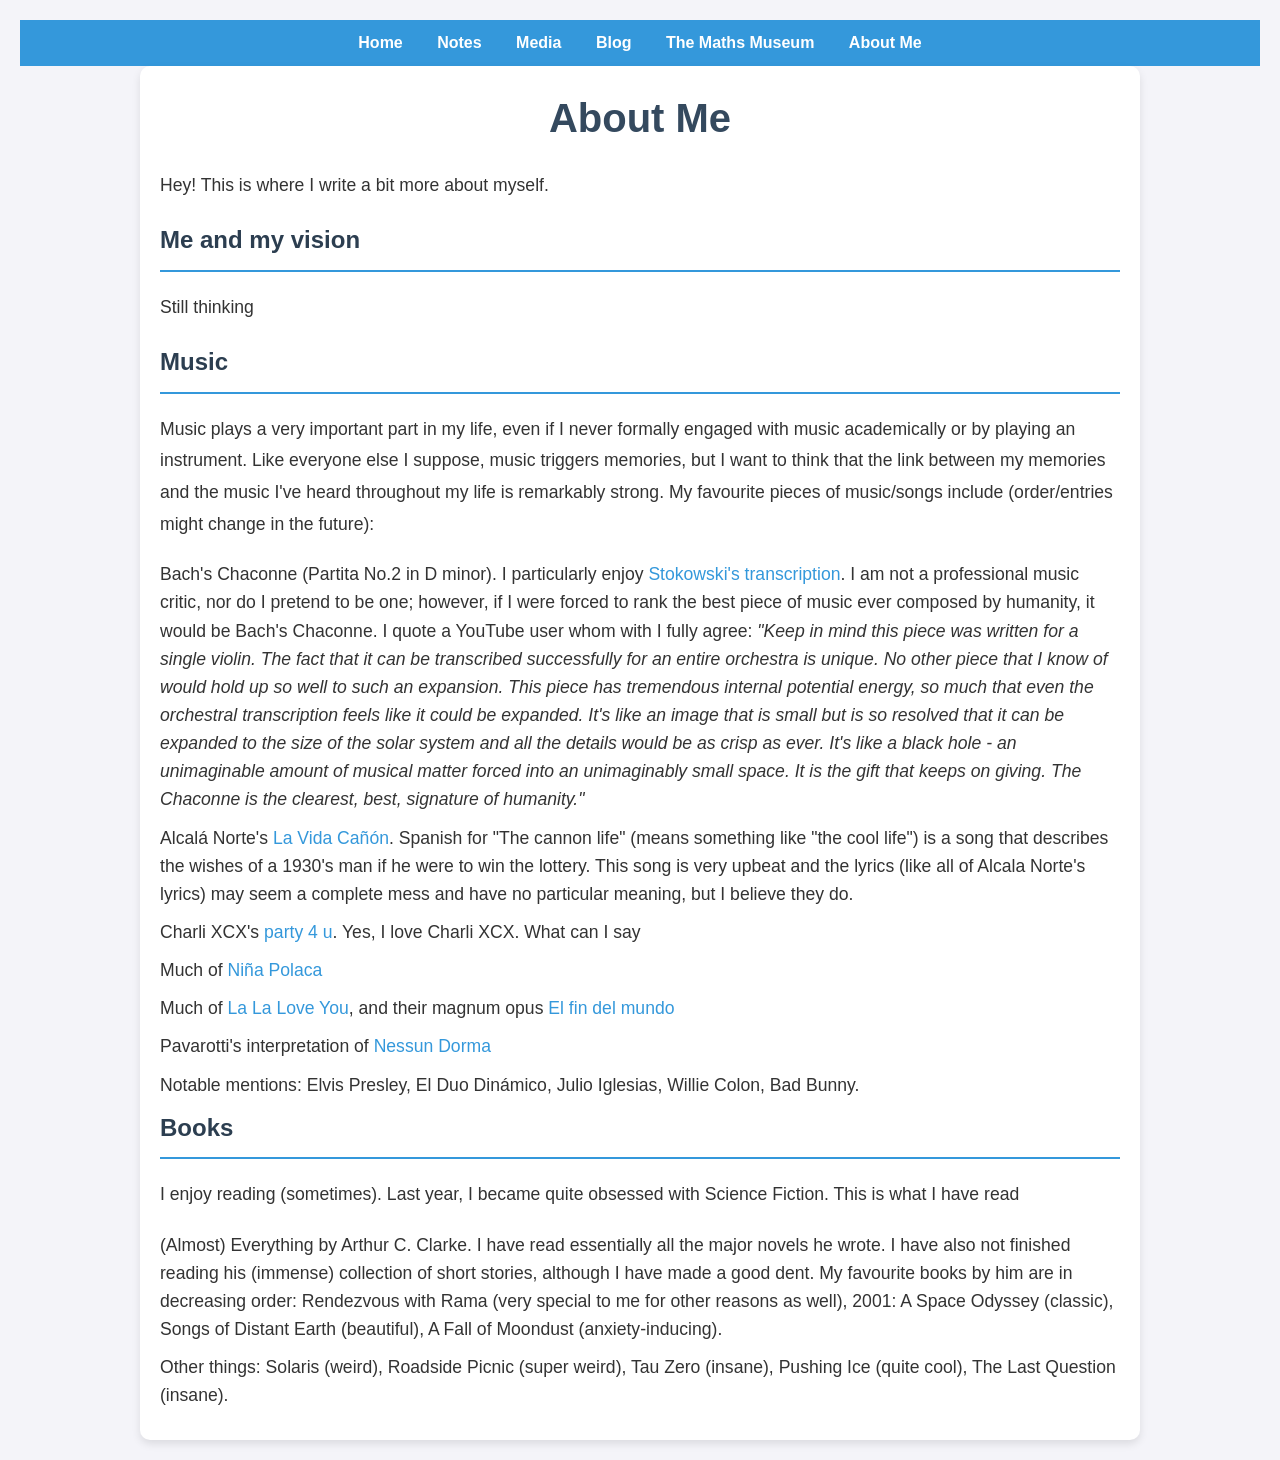
<file: about.html>
<!DOCTYPE html>
<html lang="en">
<head>
  <meta charset="UTF-8">
  <meta name="viewport" content="width=device-width, initial-scale=1.0">
  <meta http-equiv="X-UA-Compatible" content="ie=edge">
  <title>About Me - Jan Olucha Fuentes</title>
  <link rel="stylesheet" href="./style.css">
  <link rel="icon" href="./favicon.ico" type="image/x-icon">
</head>
<body>
  <nav>
    <a href="index.html">Home</a>
    <a href="notes.html">Notes</a>
    <a href="media.html">Media</a>
    <a href="blog.html">Blog</a>
    <a href="museum.html">The Maths Museum</a>
    <a href="about.html">About Me</a>
  </nav>

  <main>
    <center>
      <h1>About Me</h1>
    </center>

    <p>
     Hey! This is where I write a bit more about myself. 
    </p>

    <h2>Me and my vision</h2>
    <p>
      Still thinking
    </p>

    <h2>Music</h2>
    <p>
    Music plays a very important part in my life, even if I never formally engaged with music academically or by playing an instrument. Like everyone else I suppose, music triggers memories, but I want to think that the link between my memories and the music I've heard throughout my life is remarkably strong. My favourite pieces of music/songs include (order/entries might change in the future):
    </p>
    <ul>
      <li>Bach's Chaconne (Partita No.2 in D minor). I particularly enjoy <a href="https://youtu.be/-MTErYL3tXQ?si=Ixl5Wt8f7RdmDF_C">Stokowski's transcription</a>. I am not a professional music critic, nor do I pretend to be one; however, if I were forced to rank the best piece of music ever composed by humanity, it would be Bach's Chaconne. I quote a YouTube user whom with I fully agree: <i> "Keep in mind this piece was written for a single violin. The fact that it can be transcribed successfully for an entire orchestra is unique. No other piece that I know of would hold up so well to such an expansion. This piece has tremendous internal potential energy, so much that even the orchestral transcription feels like it could be expanded. It's like an image that is small but is so resolved that it can be expanded to the size of the solar system and all the details would be as crisp as ever. It's like a black hole - an unimaginable amount of musical matter forced into an unimaginably small space. It is the gift that keeps on giving. The Chaconne is the clearest, best, signature of humanity."</i> </li>
      <li> Alcalá Norte's <a href="https://www.youtube.com/watch?v=bEsR92p_zRM">La Vida Cañón</a>. Spanish for "The cannon life" (means something like "the cool life") is a song that describes the wishes of a 1930's man if he were to win the lottery. This song is very upbeat and the lyrics (like all of Alcala Norte's lyrics) may seem a complete mess and have no particular meaning, but I believe they do.</li>
       <li> Charli XCX's <a href="https://www.youtube.com/watch?v=fKrTCGGEiWY">party 4 u</a>. Yes, I love Charli XCX. What can I say </li>
      <li>Much of <a href="https://es.wikipedia.org/wiki/Ni%C3%B1a_Polaca">Niña Polaca</a></li>
      <li>Much of <a href="https://es.wikipedia.org/wiki/La_La_Love_You">La La Love You</a>, and their magnum opus <a href="https://www.youtube.com/watch?v=qrGc5ZUhHys">El fin del mundo</a></li>
      <li>Pavarotti's interpretation of <a href="https://www.youtube.com/watch?v=cWc7vYjgnTs">Nessun Dorma</a></li>
      <li>Notable mentions: Elvis Presley, El Duo Dinámico, Julio Iglesias, Willie Colon, Bad Bunny.</li>
    </ul>

    <h2>Books</h2>
    <p>
      I enjoy reading (sometimes). Last year, I became quite obsessed with Science Fiction. This is what I have read
      
    </p>
<ul>
      <li> (Almost) Everything by Arthur C. Clarke. I have read essentially all the major novels he wrote. I have also not finished reading his (immense) collection of short stories, although I have made a good dent. My favourite books by him are in decreasing order: Rendezvous with Rama (very special to me for other reasons as well), 2001: A Space Odyssey (classic), Songs of Distant Earth (beautiful), A Fall of Moondust (anxiety-inducing). </li>
       <li>Other things: Solaris (weird), Roadside Picnic (super weird), Tau Zero (insane), Pushing Ice (quite cool), The Last Question (insane). </li>
    </ul>
    
    
  </main>
</body>
</html>
</file>
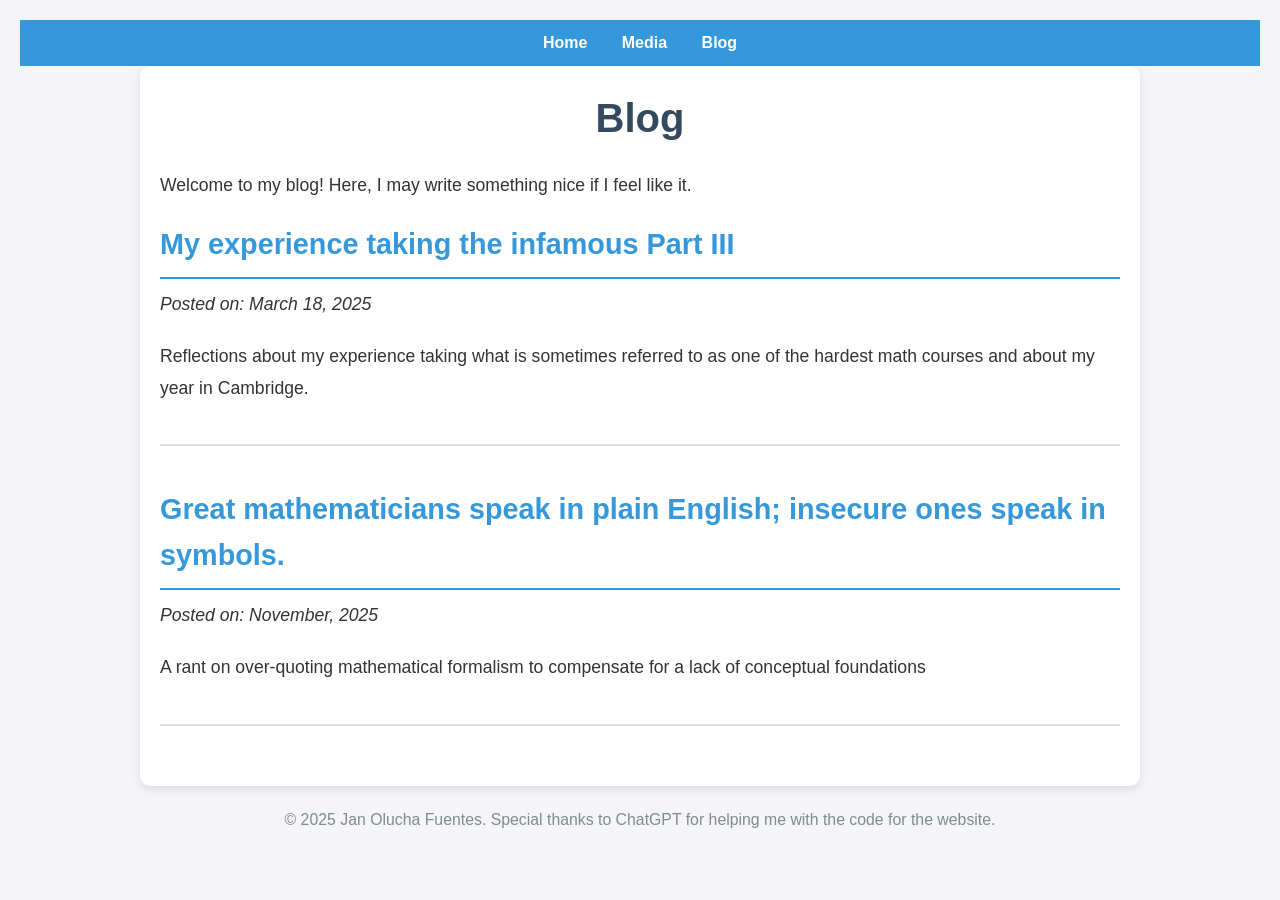
<file: blog.html>
<!DOCTYPE html>
<html lang="en">
<head>
    <meta charset="UTF-8">
    <meta name="viewport" content="width=device-width, initial-scale=1.0">
    <meta http-equiv="X-UA-Compatible" content="ie=edge">
    <title>Blog - Jan Olucha Fuentes</title>
    <style>
        * {
            margin: 0;
            padding: 0;
            box-sizing: border-box;
            font-family: 'Arial', sans-serif;
        }
        body {
            background-color: #f4f4f9;
            color: #333;
            line-height: 1.6;
            padding: 20px;
        }
        main {
            max-width: 1000px;
            margin: 0 auto;
            background: #fff;
            padding: 20px;
            border-radius: 10px;
            box-shadow: 0 4px 8px rgba(0, 0, 0, 0.1);
        }
        h1 {
            color: #34495e;
            text-align: center;
            margin-bottom: 20px;
            font-size: 2.5em;
        }
        h2 {
            color: #2c3e50;
            border-bottom: 2px solid #3498db;
            padding-bottom: 10px;
            margin-bottom: 20px;
        }
        p {
            font-size: 1.1em;
            margin-bottom: 20px;
            line-height: 1.8;
        }
        a {
            color: #3498db;
            text-decoration: none;
        }
        a:hover {
            text-decoration: underline;
        }
        nav {
            background: #3498db;
            color: white;
            padding: 10px;
            text-align: center;
        }
        nav a {
            color: white;
            margin: 0 15px;
            text-decoration: none;
            font-weight: bold;
        }
        nav a:hover {
            text-decoration: underline;
        }
        .blog-post {
            margin-bottom: 40px;
            padding-bottom: 20px;
            border-bottom: 2px solid #ddd;
        }
        .blog-post h2 {
            font-size: 1.8em;
            margin-bottom: 10px;
        }
        .blog-post p {
            font-size: 1.1em;
        }
        footer {
            margin-top: 20px;
            text-align: center;
            font-size: 0.9em;
            color: #7f8c8d;
        }
    </style>
</head>
<body>
    <nav>
        <a href="index.html">Home</a>
        <a href="media.html">Media</a>
        <a href="blog.html">Blog</a>
    </nav>
    <main>
        <h1>Blog</h1>
        <p>Welcome to my blog! Here, I may write something nice if I feel like it.</p>
        
       <div class="blog-post">
    <h2><a href="partIII.html">My experience taking the infamous Part III</a></h2>
    <p><i>Posted on: March 18, 2025</i></p>
    <p>Reflections about my experience taking what is sometimes referred to as one of the hardest math courses and about my year in Cambridge.</p>
</div>

        <div class="blog-post">
    <h2><a href="rant.html">Great mathematicians speak in plain English; insecure ones speak in symbols.</a></h2>
    <p><i>Posted on: November, 2025</i></p>
    <p>A rant on over-quoting mathematical formalism to compensate for a lack of conceptual foundations</p>
</div>
        
    </main>
    <footer>
        <p>&copy; 2025 Jan Olucha Fuentes. Special thanks to ChatGPT for helping me with the code for the website.</p>
    </footer>
</body>
</html>
</file>
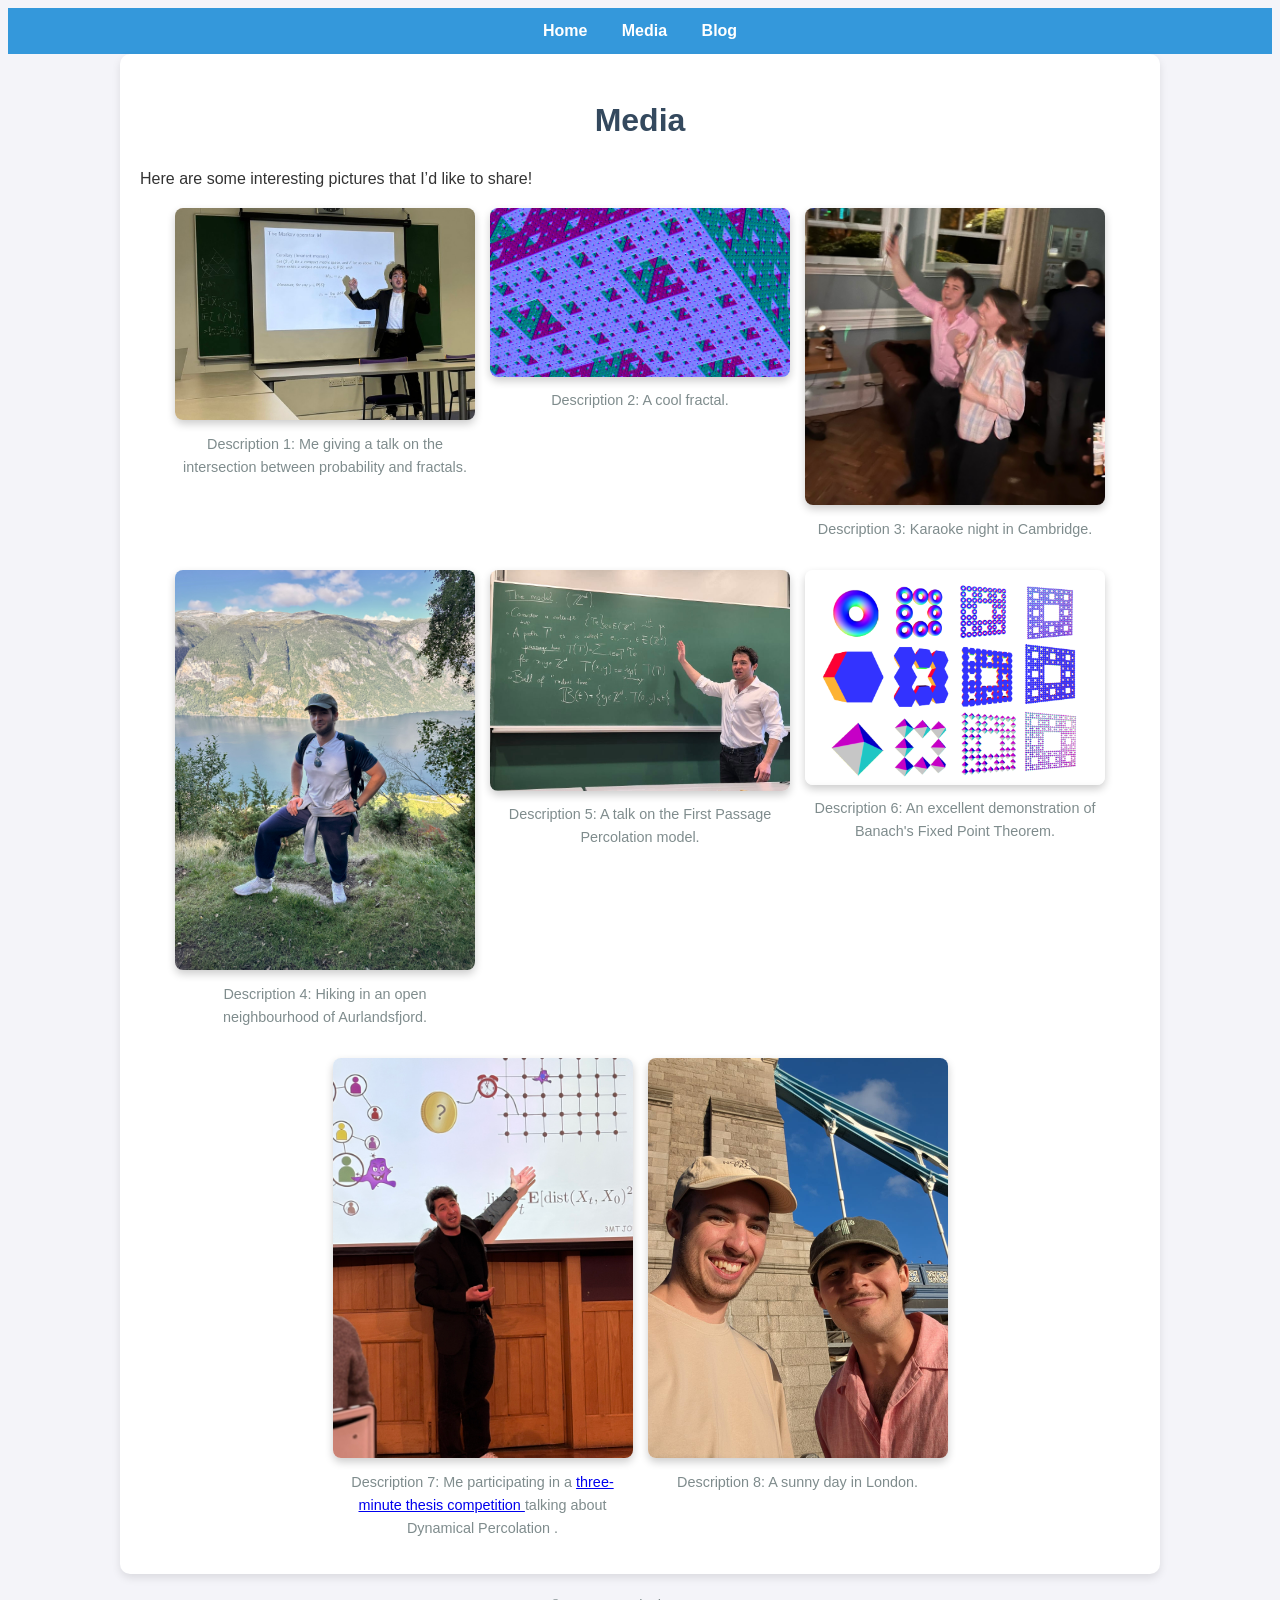
<file: media.html>
<!DOCTYPE html>
<html lang="en">
<head>
  <meta charset="UTF-8">
  <meta name="viewport" content="width=device-width, initial-scale=1.0">
  <meta http-equiv="X-UA-Compatible" content="ie=edge">
  <title>Media - Jan Olucha Fuentes</title>
  <link rel="icon" href="./favicon.ico" type="image/x-icon">
  <style>
    body {
      background-color: #f4f4f9;
      color: #333;
      line-height: 1.6;
      font-family: 'Arial', sans-serif;
    }

    main {
      max-width: 1000px;
      margin: 0 auto;
      background: #fff;
      padding: 20px;
      border-radius: 10px;
      box-shadow: 0 4px 8px rgba(0, 0, 0, 0.1);
    }

    h1 {
      text-align: center;
      color: #34495e;
      margin-bottom: 20px;
    }

    nav {
      background: #3498db;
      color: white;
      padding: 10px;
      text-align: center;
    }

    nav a {
      color: white;
      margin: 0 15px;
      text-decoration: none;
      font-weight: bold;
    }

    nav a:hover {
      text-decoration: underline;
    }

    .gallery {
      display: flex;
      flex-wrap: wrap;
      gap: 15px;
      justify-content: center;
    }

    .gallery-item {
      text-align: center;
      max-width: 300px;
    }

    .gallery img {
      width: 100%;
      height: auto;
      object-fit: cover;
      border-radius: 8px;
      box-shadow: 0 4px 8px rgba(0, 0, 0, 0.2);
    }

    .gallery img:hover {
      transform: scale(1.05);
      transition: 0.3s ease-in-out;
    }

    .footnote {
      font-size: 0.9em;
      color: #7f8c8d;
      margin-top: 5px;
    }

    footer {
      margin-top: 20px;
      text-align: center;
      font-size: 0.9em;
      color: #7f8c8d;
    }
  </style>
</head>
<body>
  <!-- Navigation Bar -->
  <nav>
    <a href="index.html">Home</a>
    <a href="media.html">Media</a>
    <a href="blog.html">Blog</a>
  </nav>

  <!-- Main Content -->
  <main>
    <h1>Media</h1>
    <p>Here are some interesting pictures that I’d like to share!</p>
    <div class="gallery">
      <div class="gallery-item">
        <img src="media/image1.jpg" alt="Description 1">
        <p class="footnote">Description 1: Me giving a talk on the intersection between probability and fractals.</p>
      </div>
      <div class="gallery-item">
        <img src="media/image2.PNG" alt="Description 2">
        <p class="footnote">Description 2: A cool fractal.</p>
      </div>
      <div class="gallery-item">
        <img src="media/karaoke.jpg" alt="Description 3">
        <p class="footnote">Description 3: Karaoke night in Cambridge.</p>
      </div>
      
      <div class="gallery-item">
        <img src="media/norway.jpg" alt="Description 3">
        <p class="footnote">Description 4: Hiking in an open neighbourhood of Aurlandsfjord.</p>
      </div>
      <div class="gallery-item">
        <img src="media/fpptalk.jpg" alt="Description 3">
        <p class="footnote">Description 5: A talk on the First Passage Percolation model.</p>
      </div>
      <div class="gallery-item">
        <img src="media/image4.png" alt="Description 4">
        <p class="footnote">Description 6: An excellent demonstration of Banach's Fixed Point Theorem.</p>
      </div>
      
      <div class="gallery-item">
        <img src="media/3mt.JPG" alt="Description 5">
        <p class="footnote">Description 7: Me participating in a <a href="https://www.hughes.cam.ac.uk/about/news/success-for-the-three-minute-thesis/"> three-minute thesis competition </a> talking about Dynamical Percolation .</p>
      </div>
      <div class="gallery-item">
        <img src="media/image5.JPG" alt="Description 6">
        <p class="footnote">Description 8: A sunny day in London.</p>
      </div>
    </div>
  </main>

  <footer>
    <p>&copy; 2024 Jan Olucha Fuentes</p>
  </footer>
</body>
</html>
</file>
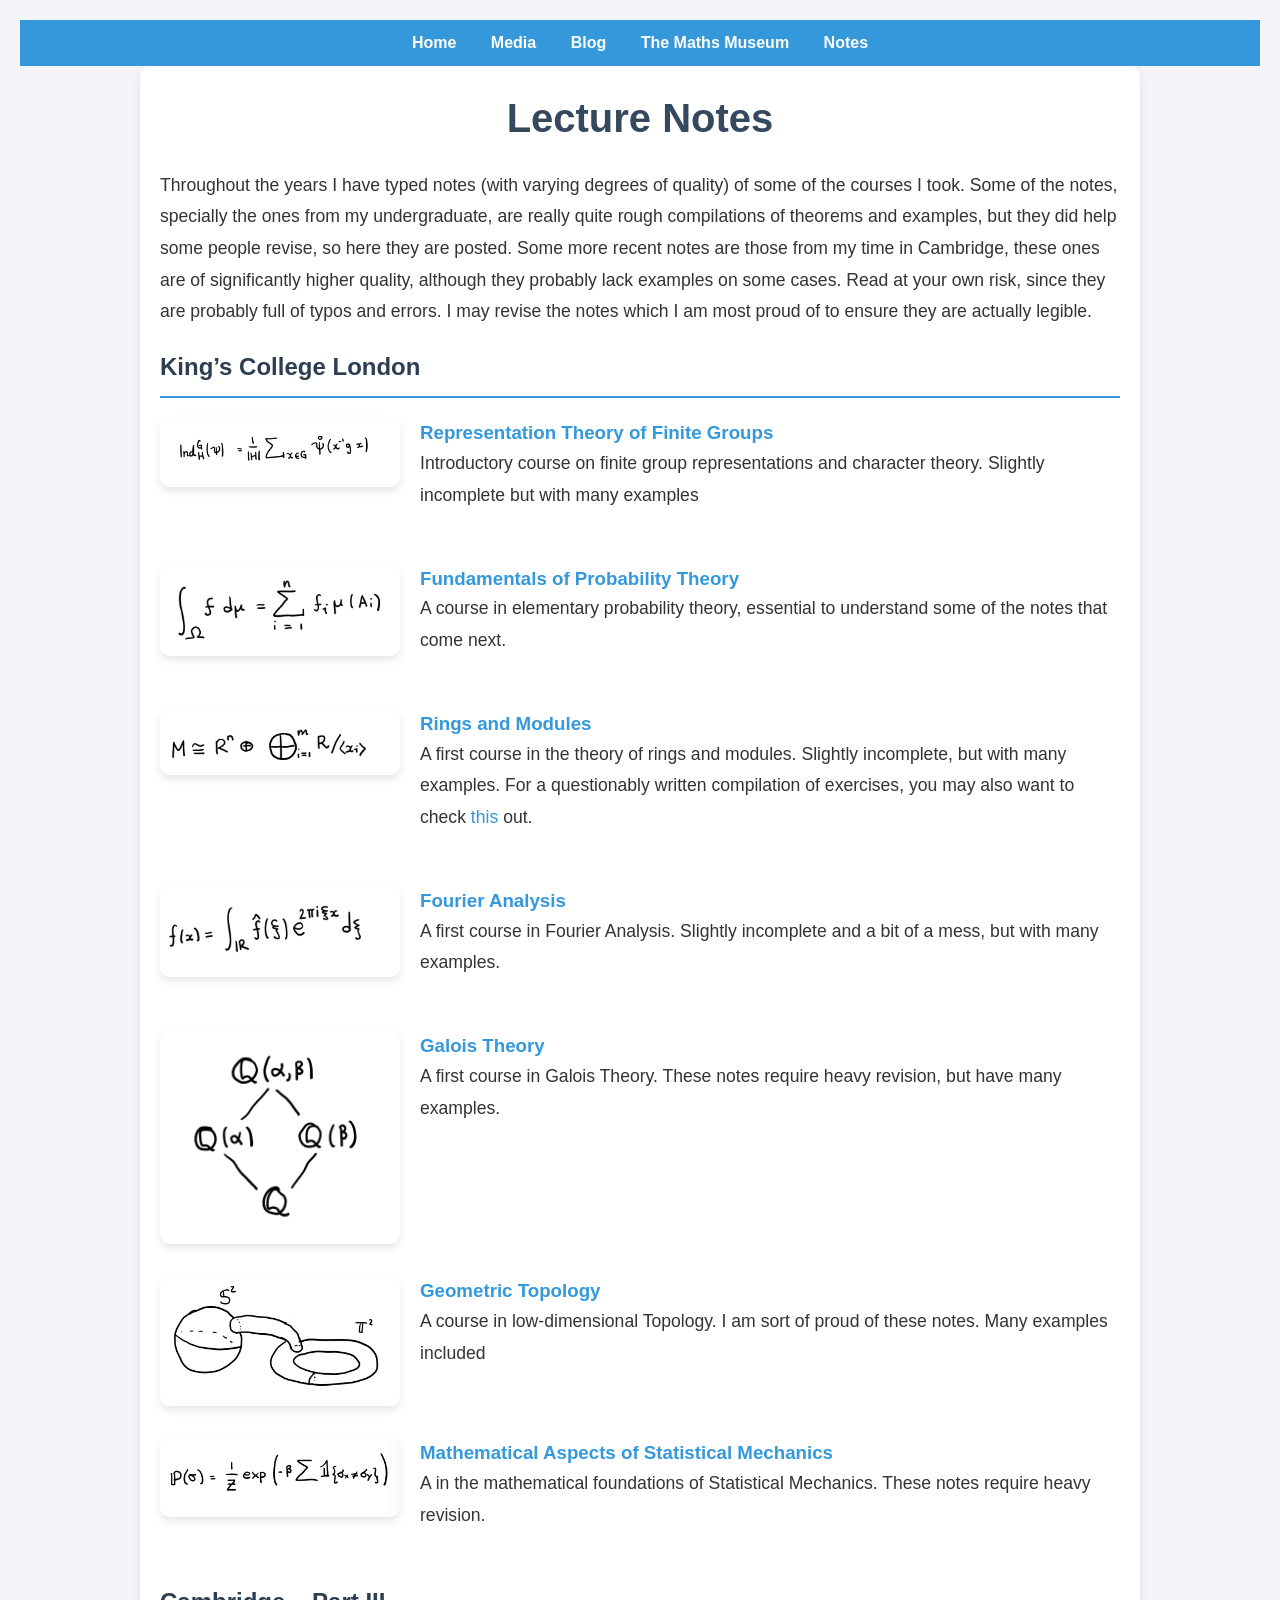
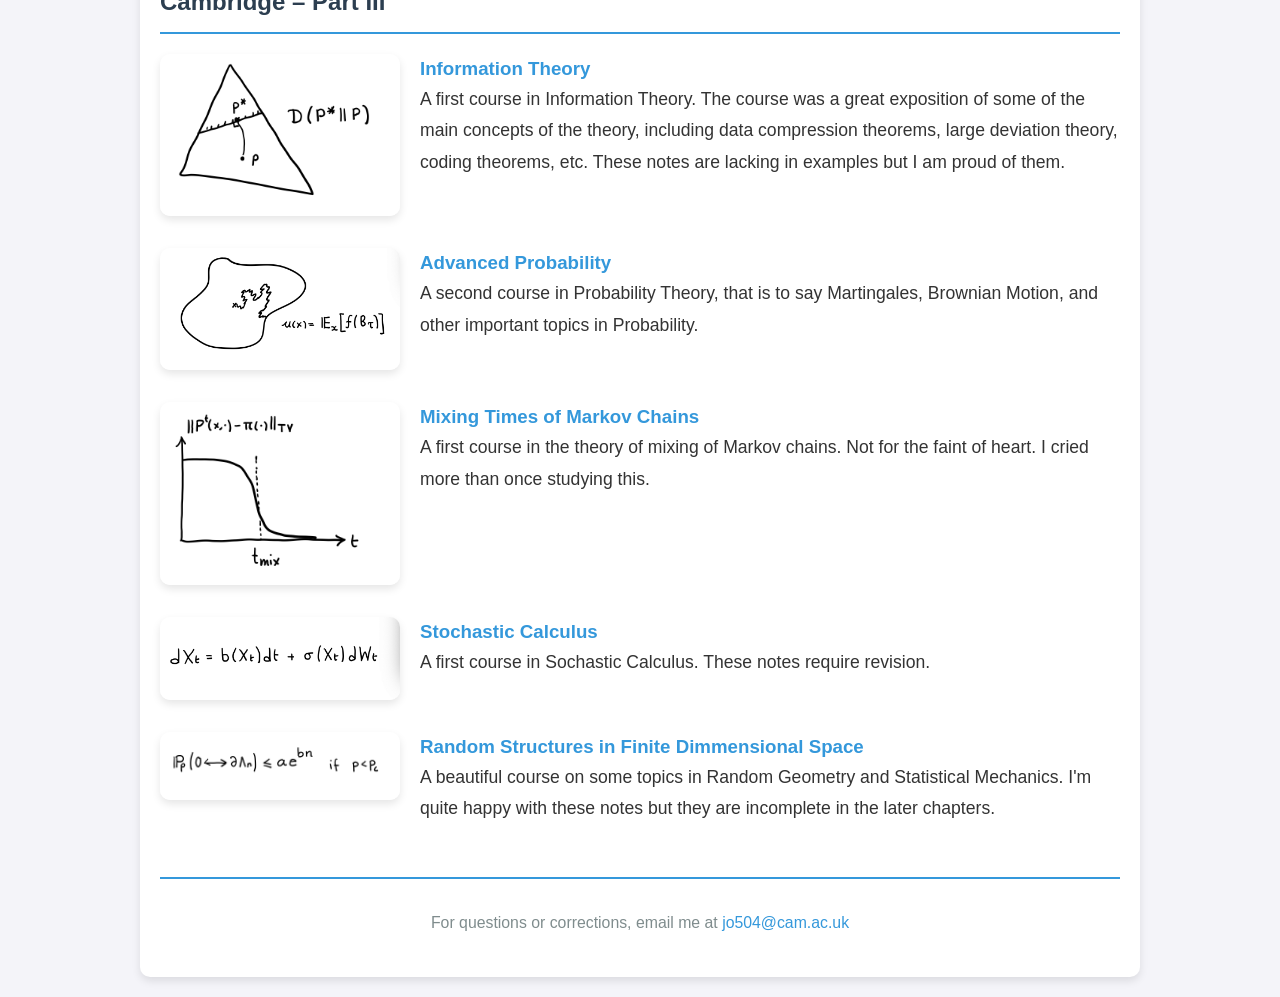
<file: notes.html>
<!DOCTYPE html>
<html lang="en">
  <head>
    <meta charset="UTF-8" />
    <meta name="viewport" content="width=device-width, initial-scale=1.0" />
    <title>Lecture Notes – Jan Olucha Fuentes</title>
    <link rel="stylesheet" href="style.css" />
    <link rel="icon" href="./favicon.ico" type="image/x-icon" />
  </head>
  <body>
    <nav>
      <a href="index.html">Home</a>
      <a href="media.html">Media</a>
      <a href="blog.html">Blog</a>
      <a href="museum.html">The Maths Museum</a>
      <a href="notes.html"><b>Notes</b></a>
    </nav>

    <main>
      <h1>Lecture Notes</h1>

      <p>Throughout the years I have typed notes (with varying degrees of quality) of some of the courses I took. Some of the notes, specially the ones from my undergraduate, are really quite rough compilations of theorems and examples, but they did help some people revise, so here they are posted. Some more recent notes are those from my time in Cambridge, these ones are of significantly higher quality, although they probably lack examples on some cases. Read at your own risk, since they are probably full of typos and errors. I may revise the notes which I am most proud of to ensure they are actually legible.</p>

      <h2>King’s College London</h2>

      <div class="note-entry">
        <img src="pictures/rep_theory.png" alt="Representation Theory" class="lecture-notes-image" />
        <div>
          <h3><a href="https://drive.google.com/file/d/10vIvGAgkFL_Y3gTULA6-FFAgNrDYgKDP/view?usp=sharing">Representation Theory of Finite Groups</a></h3>
          <p>Introductory course on finite group representations and character theory. Slightly incomplete but with many examples</p>
        </div>
      </div>

      <div class="note-entry">
        <img src="pictures/probability.png" alt="Probability" class="lecture-notes-image" />
        <div>
          <h3><a href="pdfs/probt.pdf" target="_blank">Fundamentals of Probability Theory</a></h3>
          <p>A course in elementary probability theory, essential to understand some of the notes that come next.</p>
        </div>
      </div>
      
      <div class="note-entry">
        <img src="pictures/rm.png" alt="Rings and Modules" class="lecture-notes-image" />
        <div>
          <h3><a href="https://drive.google.com/file/d/1Cl8bc9oqB5HXcblnuVAEXwIHJQ2Lx3WG/view?usp=sharing">Rings and Modules</a></h3>
          <p>A first course in the theory of rings and modules. Slightly incomplete, but with many examples. For a questionably written compilation of exercises, you may also want to check <a href="https://drive.google.com/file/d/1mrkWnKgOJhik9bZ-adu7KT_SYDWWIV75/view?usp=sharing">this</a> out.</p>
        </div>
      </div>

       <div class="note-entry">
        <img src="pictures/fourier.png" alt="Fourier Analysis" class="lecture-notes-image" />
        <div>
          <h3><a href="https://drive.google.com/file/d/13p3NMPe2dcIiiTxzV3Ejef4HXoHshRoO/view?usp=sharing">Fourier Analysis</a></h3>
          <p>A first course in Fourier Analysis. Slightly incomplete and a bit of a mess, but with many examples.</p>
        </div>
      </div>

      <div class="note-entry">
        <img src="pictures/galois.png" alt="Galois Theory" class="lecture-notes-image" />
        <div>
          <h3> <a href="https://drive.google.com/file/d/1Ze7hwGqbJjWE-HimUiGnmZVww66NAoL7/view?usp=sharing">Galois Theory</a></h3>
          <p>A first course in Galois Theory. These notes require heavy revision, but have many examples.</p>
        </div>
      </div>

      <div class="note-entry">
        <img src="pictures/top.png" alt="Geo Top" class="lecture-notes-image" />
        <div>
          <h3> <a href="https://drive.google.com/file/d/1iyh2S7uklKKG7ui5JVW17dvce3EsobQM/view?usp=sharing">Geometric Topology</a></h3>
          <p>A course in low-dimensional Topology. I am sort of proud of these notes. Many examples included</p>
        </div>
      </div>
     
     
    <div class="note-entry">
        <img src="pictures/statmech.png" alt="Stat Mech" class="lecture-notes-image" />
        <div>
          <h3> <a href="https://drive.google.com/file/d/1Ha8ImBPsJgpC_MOAnL9N6yx4ig-0zyRb/view?usp=sharing">Mathematical Aspects of Statistical Mechanics</a></h3>
          <p>A in the mathematical foundations of Statistical Mechanics. These notes require heavy revision.</p>
        </div>
      </div>
      <!-- Add more entries like this following the pattern above -->

      <h2>Cambridge – Part III</h2>

      <div class="note-entry">
        <img src="pictures/info.png" alt="Information Theory" class="lecture-notes-image" />
        <div>
          <h3><a href="pdfs/Part_III_Information_Theory_final.pdf" target="_blank">Information Theory</a></h3>
          <p>A first course in Information Theory. The course was a great exposition of some of the main concepts of the theory, including data compression theorems, large deviation theory, coding theorems, etc. These notes are lacking in examples but I am proud of them.</p>
        </div>
      </div>

      <div class="note-entry">
        <img src="pictures/ap.png" alt="Advanced Probability" class="lecture-notes-image" />
        <div>
          <h3><a href="pdfs/Probability_Theory___Part_III_draft.pdf" target="_blank">Advanced Probability</a></h3>
          <p>A second course in Probability Theory, that is to say Martingales, Brownian Motion, and other important topics in Probability.</p>
        </div>
      </div>
      
  <div class="note-entry">
        <img src="pictures/mcmt.png" alt="MCMT" class="lecture-notes-image" />
        <div>
          <h3><a href="pdfs/Mixing_Times_of_Markov_Chains_draft.pdf" target="_blank">Mixing Times of Markov Chains</a></h3>
          <p>A first course in the theory of mixing of Markov chains. Not for the faint of heart. I cried more than once studying this.</p>
        </div>
      </div>
      
            <div class="note-entry">
        <img src="pictures/stocal.png" alt="Stocal" class="lecture-notes-image" />
        <div>
          <h3><a href="pdfs/Part_III_Stochastic_Calculus_draft.pdf" target="_blank">Stochastic Calculus</a></h3>
          <p>A first course in Sochastic Calculus. These notes require revision.</p>
        </div>
      </div>
      
       <div class="note-entry">
        <img src="pictures/randomstruc.png" alt="Random Structures" class="lecture-notes-image" />
        <div>
          <h3><a href="pdfs/Part_III_Random_Structures_draft.pdf" target="_blank">Random Structures in Finite Dimmensional Space</a></h3>
          <p>A beautiful course on some topics in Random Geometry and Statistical Mechanics. I'm quite happy with these notes but they are incomplete in the later chapters.</p>
        </div>
      </div>
      <!-- Add more entries here too -->

      <footer>
        <hr />
        <p>For questions or corrections, email me at <a href="mailto:jo504@cam.ac.uk">jo504@cam.ac.uk</a></p>
      </footer>
    </main>
  </body>
</html>
</file>
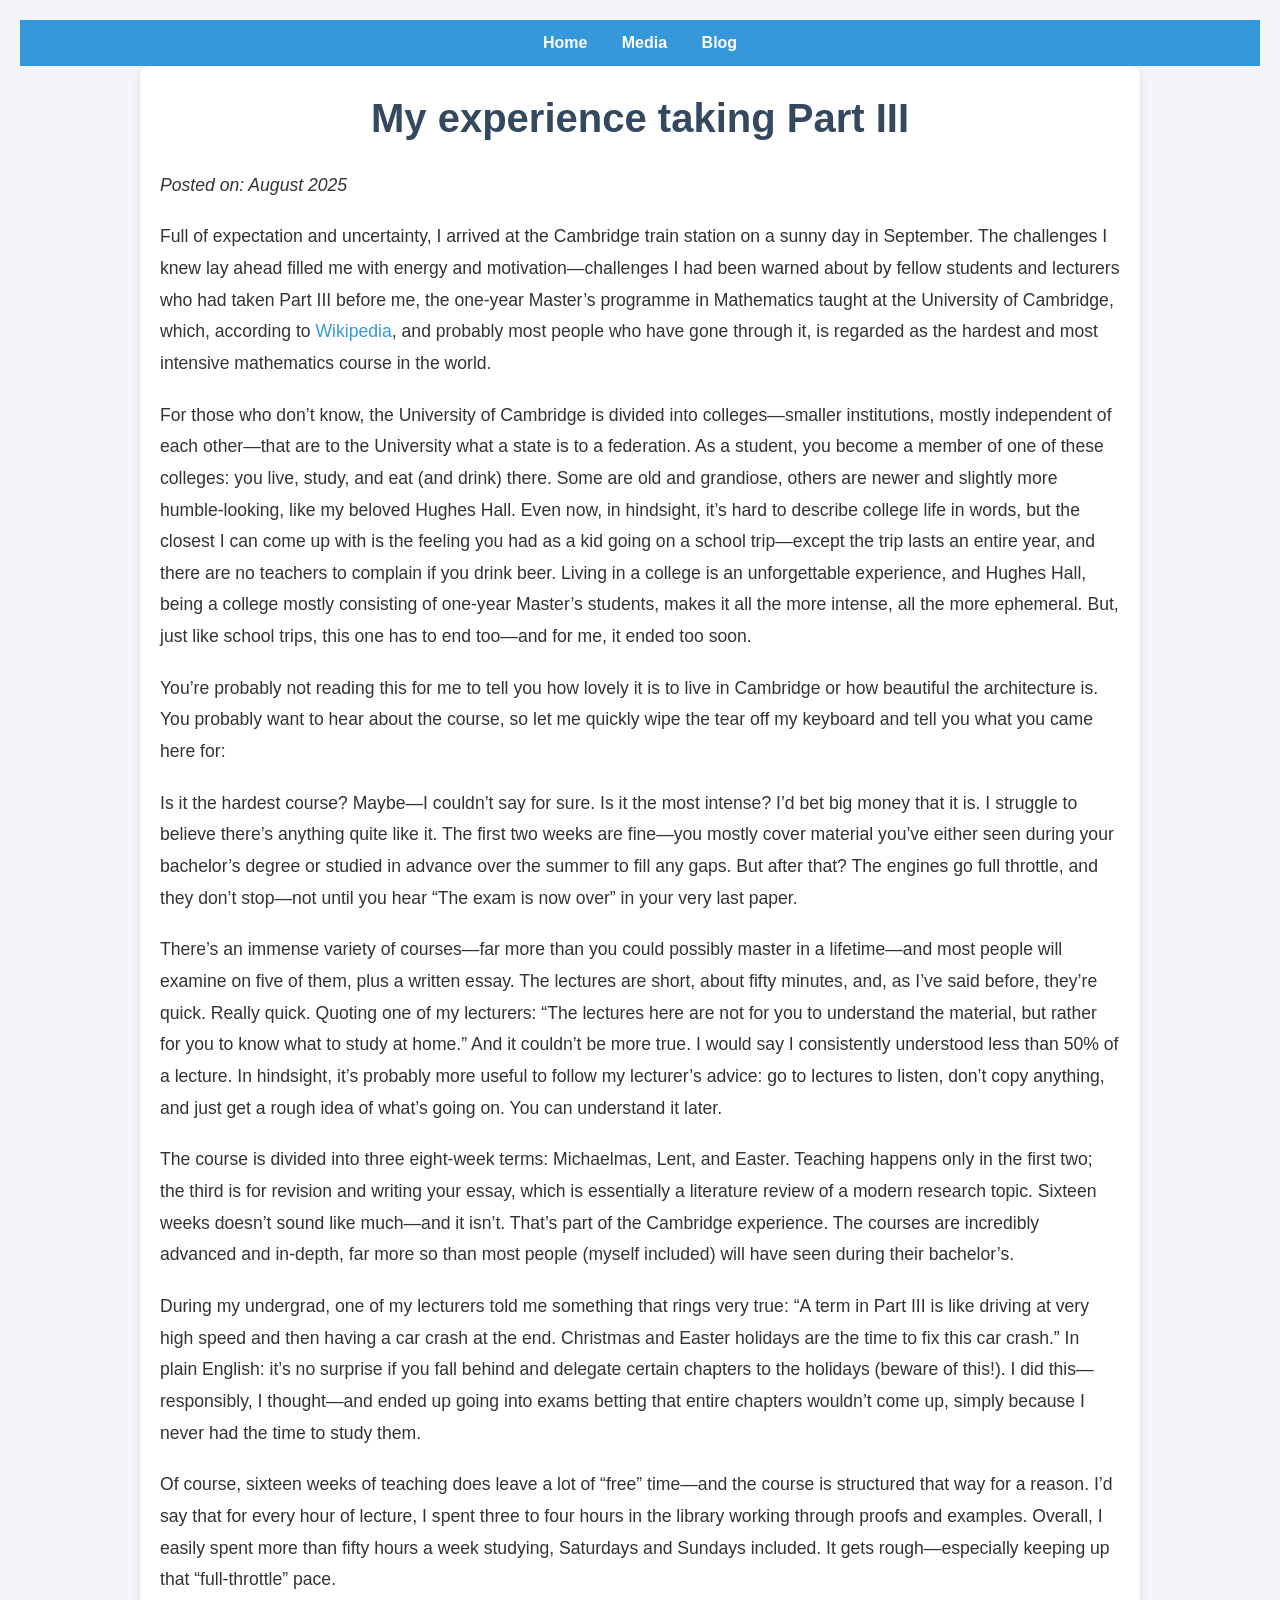
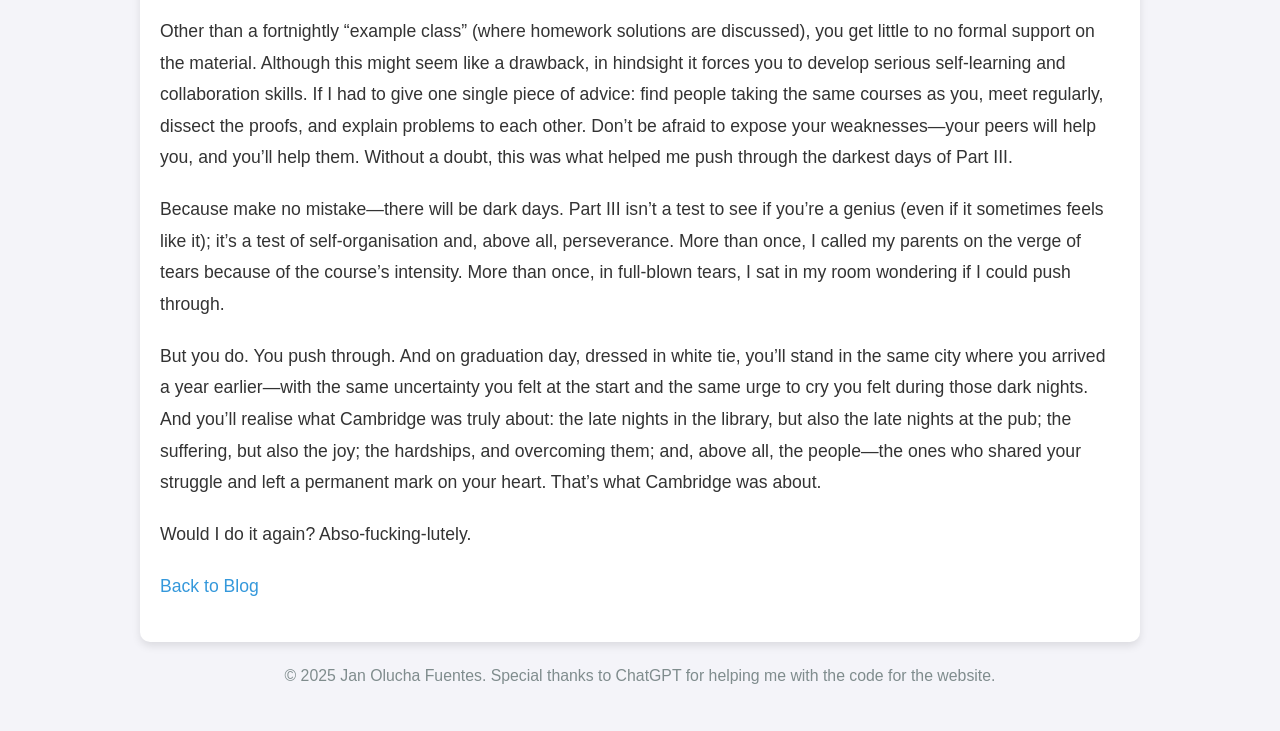
<file: partIII.html>
<!DOCTYPE html>
<html lang="en">
<head>
    <meta charset="UTF-8">
    <meta name="viewport" content="width=device-width, initial-scale=1.0">
    <title>My experience taking Part III - Blog</title>
    <style>
        * {
            margin: 0;
            padding: 0;
            box-sizing: border-box;
            font-family: 'Arial', sans-serif;
        }
        body {
            background-color: #f4f4f9;
            color: #333;
            line-height: 1.6;
            padding: 20px;
        }
        main {
            max-width: 1000px;
            margin: 0 auto;
            background: #fff;
            padding: 20px;
            border-radius: 10px;
            box-shadow: 0 4px 8px rgba(0, 0, 0, 0.1);
        }
        h1 {
            color: #34495e;
            text-align: center;
            margin-bottom: 20px;
            font-size: 2.5em;
        }
        p {
            font-size: 1.1em;
            margin-bottom: 20px;
            line-height: 1.8;
        }
        a {
            color: #3498db;
            text-decoration: none;
        }
        a:hover {
            text-decoration: underline;
        }
        nav {
            background: #3498db;
            color: white;
            padding: 10px;
            text-align: center;
        }
        nav a {
            color: white;
            margin: 0 15px;
            text-decoration: none;
            font-weight: bold;
        }
        nav a:hover {
            text-decoration: underline;
        }
        footer {
            margin-top: 20px;
            text-align: center;
            font-size: 0.9em;
            color: #7f8c8d;
        }
    </style>
</head>
<body>
    <nav>
        <a href="index.html">Home</a>
        <a href="media.html">Media</a>
        <a href="blog.html">Blog</a>
    </nav>
    <main>
        <h1>My experience taking Part III</h1>
        <p><i>Posted on: August 2025</i></p>
        <p>
          Full of expectation and uncertainty, I arrived at the Cambridge train station on a sunny day in September. The challenges I knew lay ahead filled me with energy and motivation—challenges I had been warned about by fellow students and lecturers who had taken Part III before me, the one-year Master’s programme in Mathematics taught at the University of Cambridge, which, according to <a href="https://en.wikipedia.org/wiki/Part_III_of_the_Mathematical_Tripos">Wikipedia</a>, and probably most people who have gone through it, is regarded as the hardest and most intensive mathematics course in the world.
        </p>
        <p>
            For those who don’t know, the University of Cambridge is divided into colleges—smaller institutions, mostly independent of each other—that are to the University what a state is to a federation. As a student, you become a member of one of these colleges: you live, study, and eat (and drink) there. Some are old and grandiose, others are newer and slightly more humble-looking, like my beloved Hughes Hall. Even now, in hindsight, it’s hard to describe college life in words, but the closest I can come up with is the feeling you had as a kid going on a school trip—except the trip lasts an entire year, and there are no teachers to complain if you drink beer. Living in a college is an unforgettable experience, and Hughes Hall, being a college mostly consisting of one-year Master’s students, makes it all the more intense, all the more ephemeral. But, just like school trips, this one has to end too—and for me, it ended too soon.
        </p>
        <p>
            You’re probably not reading this for me to tell you how lovely it is to live in Cambridge or how beautiful the architecture is. You probably want to hear about the course, so let me quickly wipe the tear off my keyboard and tell you what you came here for:
        </p>
        <p>
        Is it the hardest course? Maybe—I couldn’t say for sure. Is it the most intense? I’d bet big money that it is. I struggle to believe there’s anything quite like it. The first two weeks are fine—you mostly cover material you’ve either seen during your bachelor’s degree or studied in advance over the summer to fill any gaps. But after that? The engines go full throttle, and they don’t stop—not until you hear “The exam is now over” in your very last paper.    
        </p>
<p>
    There’s an immense variety of courses—far more than you could possibly master in a lifetime—and most people will examine on five of them, plus a written essay. The lectures are short, about fifty minutes, and, as I’ve said before, they’re quick. Really quick. Quoting one of my lecturers: “The lectures here are not for you to understand the material, but rather for you to know what to study at home.” And it couldn’t be more true. I would say I consistently understood less than 50% of a lecture. In hindsight, it’s probably more useful to follow my lecturer’s advice: go to lectures to listen, don’t copy anything, and just get a rough idea of what’s going on. You can understand it later.
</p>
        <p>
            The course is divided into three eight-week terms: Michaelmas, Lent, and Easter. Teaching happens only in the first two; the third is for revision and writing your essay, which is essentially a literature review of a modern research topic. Sixteen weeks doesn’t sound like much—and it isn’t. That’s part of the Cambridge experience. The courses are incredibly advanced and in-depth, far more so than most people (myself included) will have seen during their bachelor’s.
        </p>

        <p>
        During my undergrad, one of my lecturers told me something that rings very true: “A term in Part III is like driving at very high speed and then having a car crash at the end. Christmas and Easter holidays are the time to fix this car crash.” In plain English: it’s no surprise if you fall behind and delegate certain chapters to the holidays (beware of this!). I did this—responsibly, I thought—and ended up going into exams betting that entire chapters wouldn’t come up, simply because I never had the time to study them.
        </p>
        <p>
        Of course, sixteen weeks of teaching does leave a lot of “free” time—and the course is structured that way for a reason. I’d say that for every hour of lecture, I spent three to four hours in the library working through proofs and examples. Overall, I easily spent more than fifty hours a week studying, Saturdays and Sundays included. It gets rough—especially keeping up that “full-throttle” pace.
        </p>
    <p>
        Other than a fortnightly “example class” (where homework solutions are discussed), you get little to no formal support on the material. Although this might seem like a drawback, in hindsight it forces you to develop serious self-learning and collaboration skills. If I had to give one single piece of advice: find people taking the same courses as you, meet regularly, dissect the proofs, and explain problems to each other. Don’t be afraid to expose your weaknesses—your peers will help you, and you’ll help them. Without a doubt, this was what helped me push through the darkest days of Part III.
    </p>
    <p>
    Because make no mistake—there will be dark days. Part III isn’t a test to see if you’re a genius (even if it sometimes feels like it); it’s a test of self-organisation and, above all, perseverance. More than once, I called my parents on the verge of tears because of the course’s intensity. More than once, in full-blown tears, I sat in my room wondering if I could push through.
    </p>
    <p>
    But you do. You push through. And on graduation day, dressed in white tie, you’ll stand in the same city where you arrived a year earlier—with the same uncertainty you felt at the start and the same urge to cry you felt during those dark nights. And you’ll realise what Cambridge was truly about: the late nights in the library, but also the late nights at the pub; the suffering, but also the joy; the hardships, and overcoming them; and, above all, the people—the ones who shared your struggle and left a permanent mark on your heart. That’s what Cambridge was about.
    </p>
    <p>
        Would I do it again? Abso-fucking-lutely.
    </p>
        
        <p>
            <a href="blog.html">Back to Blog</a>
        </p>
    </main>
    <footer>
        <p>&copy; 2025 Jan Olucha Fuentes. Special thanks to ChatGPT for helping me with the code for the website.</p>
    </footer>
</body>
</html>
</file>
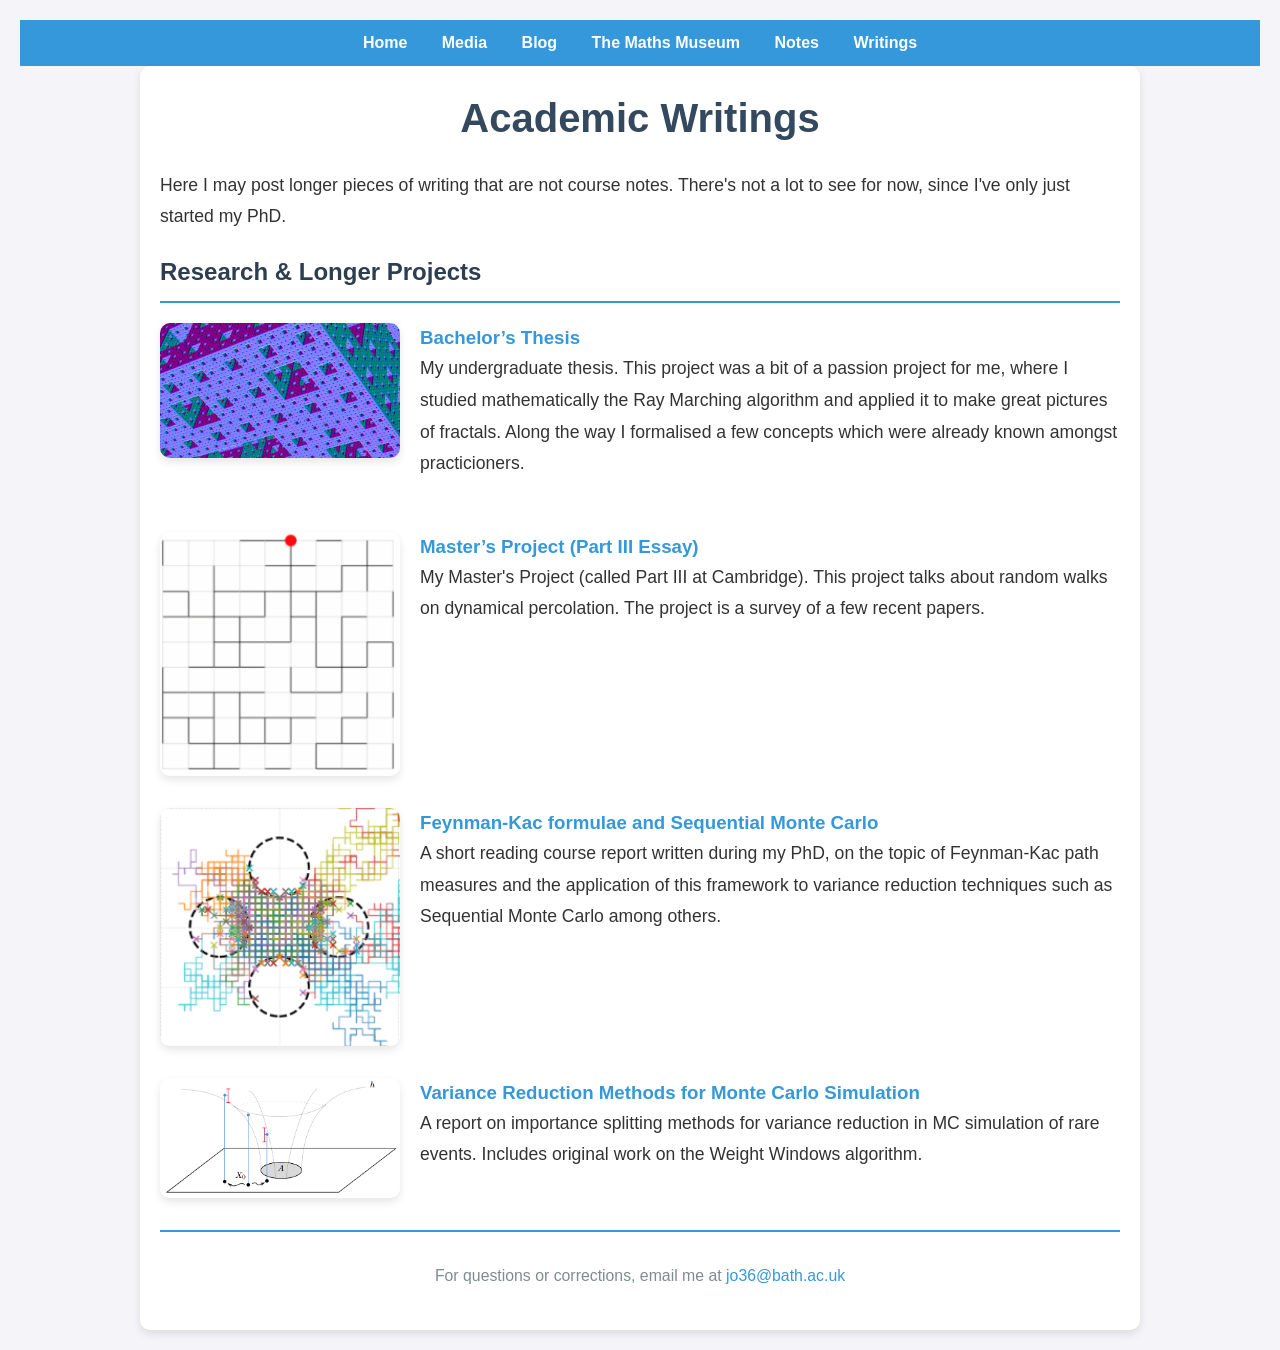
<file: writings.html>
<!DOCTYPE html>
<html lang="en">
  <head>
    <meta charset="UTF-8" />
    <meta name="viewport" content="width=device-width, initial-scale=1.0" />
    <title>Academic Writings – Jan Olucha Fuentes</title>
    <link rel="stylesheet" href="style.css" />
    <link rel="icon" href="./favicon.ico" type="image/x-icon" />
  </head>
  <body>
    <nav>
      <a href="index.html">Home</a>
      <a href="media.html">Media</a>
      <a href="blog.html">Blog</a>
      <a href="museum.html">The Maths Museum</a>
      <a href="notes.html">Notes</a>
      <a href="writings.html"><b>Writings</b></a>
    </nav>

    <main>
      <h1>Academic Writings</h1>

      <p>
        Here I may post longer pieces of writing that are not course notes. There's not a lot to see for now, since I've only just started my PhD.
      </p>

      <h2>Research & Longer Projects</h2>

      <div class="note-entry">
        <img
          src="media/image2.PNG"
          alt="Bachelor's Thesis"
          class="lecture-notes-image"
        />
        <div>
          <h3>
            <a href="pdfs/3rd_Year_Dissertation_Final_JOF (1).pdf" target="_blank">Bachelor’s Thesis</a>
          </h3>
          <p>
            My undergraduate thesis. This project was a bit of a passion project for me, where I studied mathematically the Ray Marching algorithm and applied it to make great pictures of fractals. Along the way I formalised a few concepts which were already known amongst practicioners. 
          </p>
        </div>
      </div>

      <div class="note-entry">
        <img
          src="media/rwdp.png"
          alt="Master's Project"
          class="lecture-notes-image"
        />
        <div>
          <h3>
            <a href="pdfs/Part_III_Essay.pdf" target="_blank">Master’s Project (Part III Essay)</a>
          </h3>
          <p>
            My Master's Project (called Part III at Cambridge). This project talks about random walks on dynamical percolation. The project is a survey of a few recent papers.
          </p>
        </div>
      </div>

      <div class="note-entry">
        <img
          src="media/fksmc.png"
          alt="Feynman-Kac Formulae and Sequential Monte Carlo (report)"
          class="lecture-notes-image"
        />
        <div>
          <h3>
            <a href="pdfs/MA52128_Report_Jan_Olucha_Fuentes (1).pdf" target="_blank">Feynman-Kac formulae and Sequential Monte Carlo</a>
          </h3>
          <p>
            A short reading course report written during my PhD, on the topic of Feynman-Kac path measures and the application of this framework to variance reduction techniques such as Sequential Monte Carlo among others.
          </p>
        </div>
      </div>

      <div class="note-entry">
        <img
          src="media/weightwindows.PNG"
          alt="Variance Reduction Methods for Monte Carlo Simulation"
          class="lecture-notes-image"
        />
        <div>
          <h3>
            <a href="pdfs/PRP_Final_Draft_JOF.pdf" target="_blank">Variance Reduction Methods for Monte Carlo Simulation</a>
          </h3>
          <p>
            A report on importance splitting methods for variance reduction in MC simulation of rare events. Includes original work on the Weight Windows algorithm.
          </p>
        </div>
      </div>

      <!-- Add more entries following the same pattern -->

      <footer>
        <hr />
        <p>For questions or corrections, email me at <a href="mailto:jo36@bath.ac.uk">jo36@bath.ac.uk</a></p>
      </footer>
    </main>
  </body>
</html>
</file>
<file: style.css>
/* Reset basic styles */
* {
  margin: 0;
  padding: 0;
  box-sizing: border-box;
  font-family: 'Arial', sans-serif;
}

/* Style for the subgrades list */
.subgrades {
  margin-left: 20px; /* Indentation */
  font-size: 0.9em; /* Smaller font size */
}

.subgrades li {
  list-style-type: disc; /* You can also change this to square, circle, etc. */
  color: #555; /* Slightly lighter color for the sub-items */
}

/* Body styling */
body {
  background-color: #f4f4f9;
  color: #333;
  line-height: 1.6;
  padding: 20px;
}

/* Centered layout for the main container */
main {
  max-width: 1000px;
  margin: 0 auto;
  background: #fff;
  padding: 20px;
  border-radius: 10px;
  box-shadow: 0 4px 8px rgba(0, 0, 0, 0.1);
}

h1 {
  color: #34495e;
  text-align: center;
  margin-bottom: 20px;
  font-size: 2.5em;
}

h2 {
  color: #2c3e50;
  border-bottom: 2px solid #3498db;
  padding-bottom: 10px;
  margin-bottom: 20px;
}

p {
  font-size: 1.1em;
  margin-bottom: 20px;
  line-height: 1.8;
}

/* Styling lists */
ul {
  list-style-type: none;
  padding-left: 0;
}

ul li {
  margin-bottom: 10px;
  font-size: 1.1em;
}

/* Styling links */
a {
  color: #3498db;
  text-decoration: none;
}

a:hover {
  text-decoration: underline;
}

li b {
  color: #34495e;
}

/* Box for the image and the caption */

img {
  display: block;
  margin: 20px auto;
  border-radius: 8px;
  box-shadow: 0 4px 8px rgba(0, 0, 0, 0.2);
  max-width: 30%;      /* prevents overflow */
  height: auto;         /* maintains aspect ratio */
}

/* Image caption styling */
img + p {
  text-align: center;
  font-style: italic;
  color: #7f8c8d;
}

/* Styling for HR elements */
hr {
  border: 0;
  height: 2px;
  background: #3498db;
  margin: 30px 0;
}

/* FAQ section */
.faq p {
  background-color: #ecf0f1;
  padding: 10px;
  border-radius: 5px;
  color: #2c3e50;
}

.faq img {
  width: 155px;
  height: 256px;
}

/* Responsive layout for smaller devices */
@media screen and (max-width: 768px) {
  main {
    padding: 10px;
  }

  h1 {
    font-size: 2em;
  }

  h2 {
    font-size: 1.5em;
  }

  
}



	nav {
      background: #3498db;
      color: white;
      padding: 10px;
      text-align: center;
    }

    nav a {
      color: white;
      margin: 0 15px;
      text-decoration: none;
      font-weight: bold;
    }

    nav a:hover {
      text-decoration: underline;
    }
.gallery {
      display: flex;
      flex-wrap: wrap;
      gap: 15px;
      justify-content: center;
    }

    .gallery img {
      width: 300px;
      height: 200px;
      object-fit: cover;
      border-radius: 8px;
      box-shadow: 0 4px 8px rgba(0, 0, 0, 0.2);
    }

    .gallery img:hover {
      transform: scale(1.05);
      transition: 0.3s ease-in-out;
    }

    footer {
      margin-top: 20px;
      text-align: center;
      font-size: 0.9em;
      color: #7f8c8d;
    }
.lecture-notes-image-container {
  flex: 1;
  text-align: center; /* Centers the caption under the image */
  margin-left: 100px;
}
/* Style the list to occupy most of the space */
.lecture-notes-container ul {
  flex: 1;
}

/* Style the image */
.lecture-notes-image {
  flex: 1;
  max-width: 25%; /* Adjust width as needed */
text-align: center;
  margin-left: 40%;
  border-radius: 10px;
  box-shadow: 0 4px 8px rgba(0, 0, 0, 0.1);
}


.note-entry {
display: flex;
  align-items: flex-start;
  gap: 20px; /* space between image and text */
  margin-bottom: 2rem;
}

.note-entry img {
   width: clamp(150px, 25vw, 350px);
display: inline-block;
  margin: 0;
  align-self: flex-start; /* optional: keeps it top-aligned with the text */

  
  height: auto;
  object-fit: cover;
  border-radius: 10px;
  box-shadow: 0 4px 8px rgba(0, 0, 0, 0.1);
}

.note-entry div {
  flex: 1;
}
</file>
